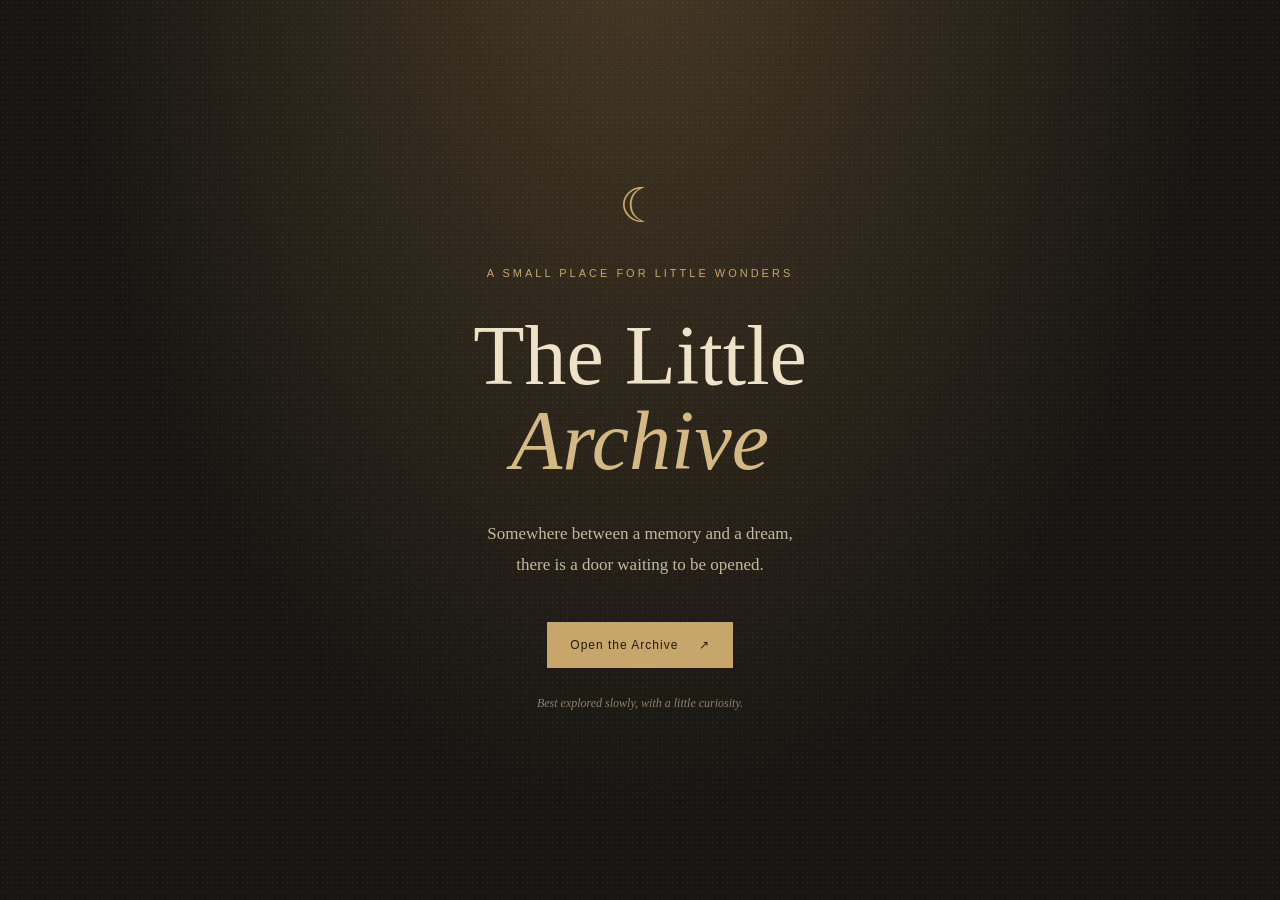
<file: index.html>
<!doctype html>
<html lang="en">
<head>
  <meta charset="utf-8">
  <meta name="viewport" content="width=device-width, initial-scale=1">
  <title>The Little Archive</title>
  <link rel="stylesheet" href="static/style.css">
  <script src="static/script.js" defer></script>
</head>
<body>
  <div class="grain"></div>
  <main>
    <section id="entrance" class="screen entrance">
      <div class="moon">☾</div>
      <p class="kicker">A SMALL PLACE FOR LITTLE WONDERS</p>
      <h1>The Little<br><em>Archive</em></h1>
      <p class="intro">Somewhere between a memory and a dream,<br>there is a door waiting to be opened.</p>
      <button id="enterButton" class="primary">Open the Archive <span>↗</span></button>
      <p class="tiny-note">Best explored slowly, with a little curiosity.</p>
    </section>

    <section id="welcome" class="screen welcome hidden">
      <p class="kicker">THE DOOR IS OPEN</p>
      <div class="welcome-icon">🕯️</div>
      <h1>Well, hello<br><em>there.</em></h1>
      <p class="intro">The library has been waiting for a visitor.<br>Take a look around. There are a few things tucked away.</p>
      <button id="continueButton" class="primary">Enter the library <span>→</span></button>
    </section>

    <section id="library" class="screen library hidden">
      <header class="library-header">
        <p class="kicker">THE LITTLE ARCHIVE · ROOM 01</p>
        <h1>The Forgotten <em>Library</em></h1>
        <p class="intro">Every little thing has a story. Choose one to begin.</p>
      </header>
      <div class="card-grid">
        <button class="archive-card" data-item="book"><span class="icon">📖</span><h2>The Little Book</h2><p>A story waiting to be discovered.</p><span class="label">OPEN BOOK ↗</span></button>
        <button class="archive-card" data-item="cat"><span class="icon">🐈</span><h2>The Cat Librarian</h2><p>A tiny guardian with a secret.</p><span class="label">SAY HELLO ↗</span></button>
        <button class="archive-card" data-item="flower"><span class="icon">🌷</span><h2>The Pressed Flower</h2><p>A small reminder to notice the good.</p><span class="label">DISCOVER ↗</span></button>
        <button class="archive-card" data-item="drawer"><span class="icon">🗝️</span><h2>The Secret Drawer</h2><p>A four-digit mystery awaits.</p><span class="label">UNLOCK ↗</span></button>
        <button class="archive-card" data-item="stars"><span class="icon">✨</span><h2>The Star Room</h2><p>Collect five stars hidden in the night.</p><span class="label">PLAY ↗</span></button>
        <button class="archive-card" data-item="letter"><span class="icon">✉️</span><h2>A Little Letter</h2><p>A birthday wish, folded with care.</p><span class="label">READ ↗</span></button>
      </div>
      <p class="footer">No rush. Stay a little. ☾</p>
    </section>
  </main>

  <div id="modal" class="modal hidden" role="dialog" aria-modal="true" aria-labelledby="modalTitle">
    <div class="paper">
      <button id="closeModal" class="close" aria-label="Close">×</button>
      <div id="modalContent"></div>
    </div>
  </div>
</body>
</html>
</file>
<file: static/style.css>
:root{--ink:#171612;--panel:#242119;--paper:#eee2c8;--gold:#c6a66a;--muted:#c6b99f;--line:#67563b}*{box-sizing:border-box}html{min-height:100%;background:var(--ink)}body{margin:0;min-height:100vh;color:var(--paper);font-family:Georgia,'Times New Roman',serif;background:radial-gradient(ellipse at 50% -15%,#493a27 0%,var(--ink) 65%);}.grain{pointer-events:none;position:fixed;inset:0;opacity:.12;background-image:radial-gradient(#e7d3a8 .6px,transparent .6px);background-size:5px 5px}main{position:relative;z-index:1}.screen{min-height:100vh;padding:60px 7%;display:flex;flex-direction:column;align-items:center;justify-content:center;text-align:center}.hidden{display:none!important}.moon{font-size:48px;color:var(--gold);margin-bottom:20px}.kicker{font:11px/1.8 Arial,sans-serif;letter-spacing:3px;color:var(--gold)}h1{font-size:clamp(44px,8vw,84px);font-weight:400;line-height:1.02;margin:18px 0}h1 em{font-weight:400;color:#d4b985}.intro{font-size:17px;line-height:1.8;color:var(--muted);max-width:600px}.primary{margin-top:25px;padding:15px 22px;background:var(--gold);border:1px solid var(--gold);color:#211b12;font:12px Arial,sans-serif;letter-spacing:1px;cursor:pointer;transition:.2s}.primary span{margin-left:16px}.primary:hover{background:#e4cca0;transform:translateY(-2px)}.tiny-note{margin-top:28px;font-size:12px;color:#8d8068;font-style:italic}.welcome-icon{font-size:48px;margin-top:12px}.library{justify-content:flex-start;padding-top:55px}.library-header{margin-bottom:20px}.library-header h1{font-size:clamp(38px,6vw,64px)}.card-grid{width:min(100%,1000px);display:grid;grid-template-columns:repeat(3,minmax(0,1fr));gap:16px;margin:20px auto}.archive-card{min-height:210px;padding:24px 16px;background:linear-gradient(145deg,#2d291f,#201d17);color:var(--paper);border:1px solid var(--line);font-family:Georgia,serif;cursor:pointer;transition:transform .2s,border-color .2s,background .2s}.archive-card:hover,.archive-card:focus-visible{transform:translateY(-5px);border-color:var(--gold);background:#373022;outline:none}.icon{display:block;font-size:36px;margin-bottom:10px}.archive-card h2{font-weight:400;font-size:22px;margin:8px 0}.archive-card p{font-size:14px;line-height:1.6;color:var(--muted)}.label{display:block;margin-top:18px;font:10px Arial,sans-serif;letter-spacing:2px;color:var(--gold)}.footer{color:#a99a7d;font-style:italic;margin:20px}.modal{position:fixed;z-index:5;inset:0;display:grid;place-items:center;padding:20px;background:#080706d9}.paper{position:relative;width:min(520px,100%);max-height:85vh;overflow:auto;padding:42px 30px;background:var(--paper);color:#382d20;border:5px double #ad9160;text-align:center;box-shadow:0 20px 80px #0009;line-height:1.8}.paper h2{font-size:30px;font-weight:400}.paper p{font-size:16px}.close{position:absolute;top:7px;right:12px;border:0;background:transparent;color:#382d20;font-size:29px;cursor:pointer}.modal-action{padding:11px 18px;margin:10px;background:#382d20;color:var(--paper);border:0;cursor:pointer}.paper input{padding:10px;width:140px;font-size:18px;text-align:center;background:#fff9eb;border:1px solid #ad9160}.star-button{border:0;background:none;font-size:32px;cursor:pointer;margin:4px}.star-button:disabled{opacity:.45;cursor:default}@media(max-width:760px){.card-grid{grid-template-columns:repeat(2,minmax(0,1fr))}.screen{padding:40px 5%}.kicker{letter-spacing:2px}}@media(max-width:480px){.card-grid{grid-template-columns:1fr}.archive-card{min-height:175px}.paper{padding:40px 20px}}
</file>
